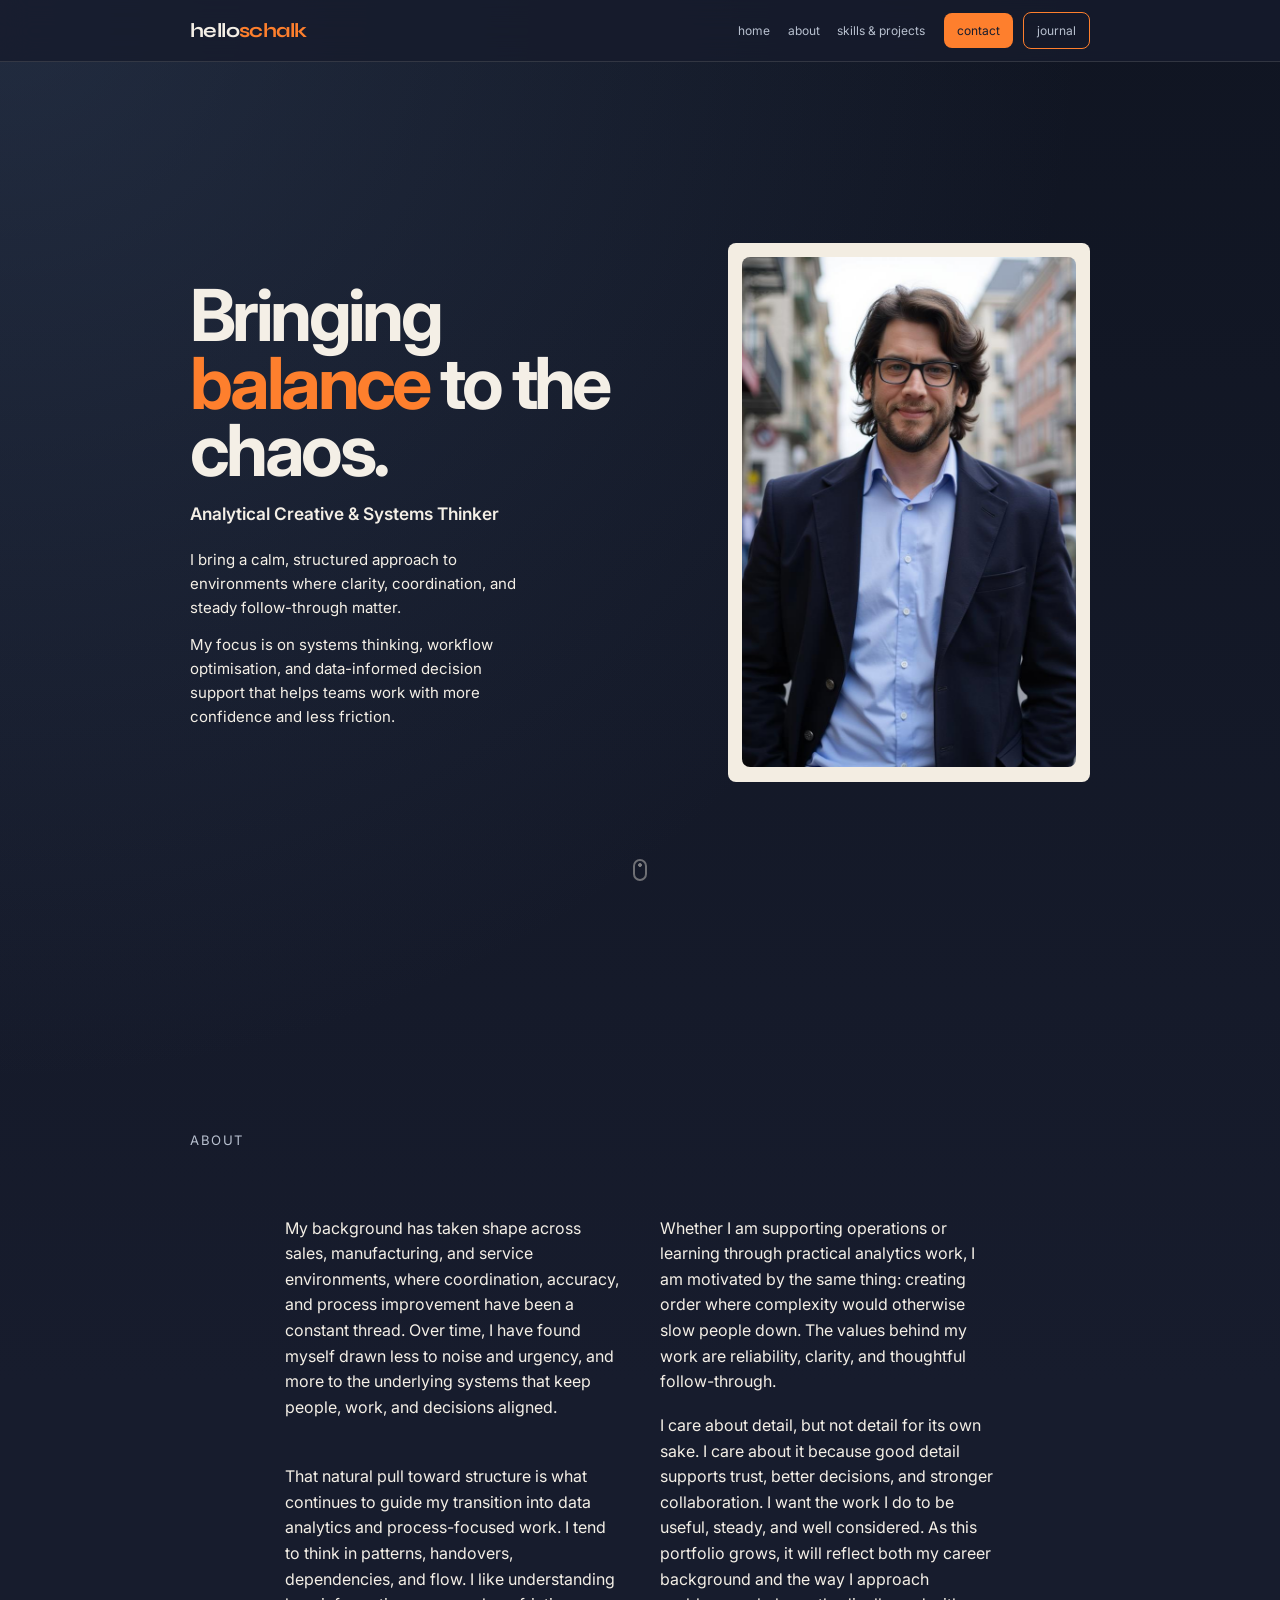
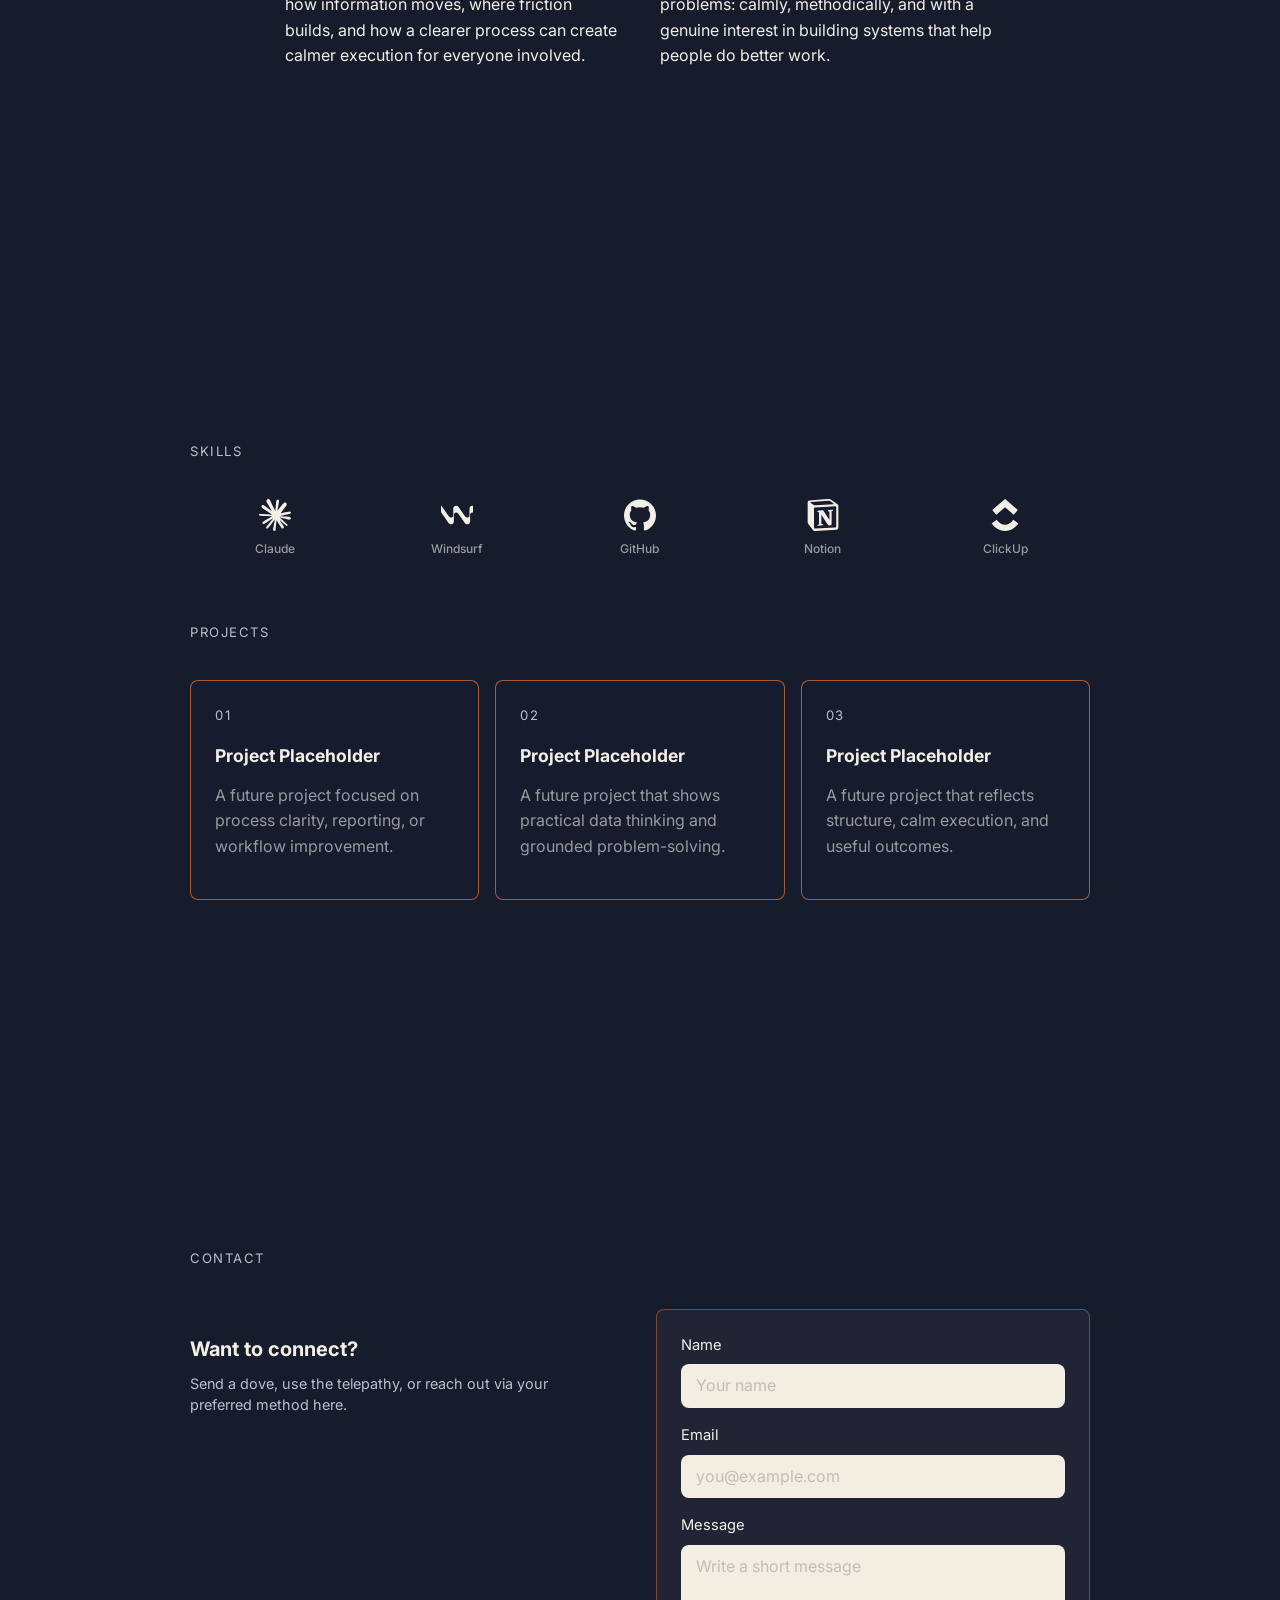
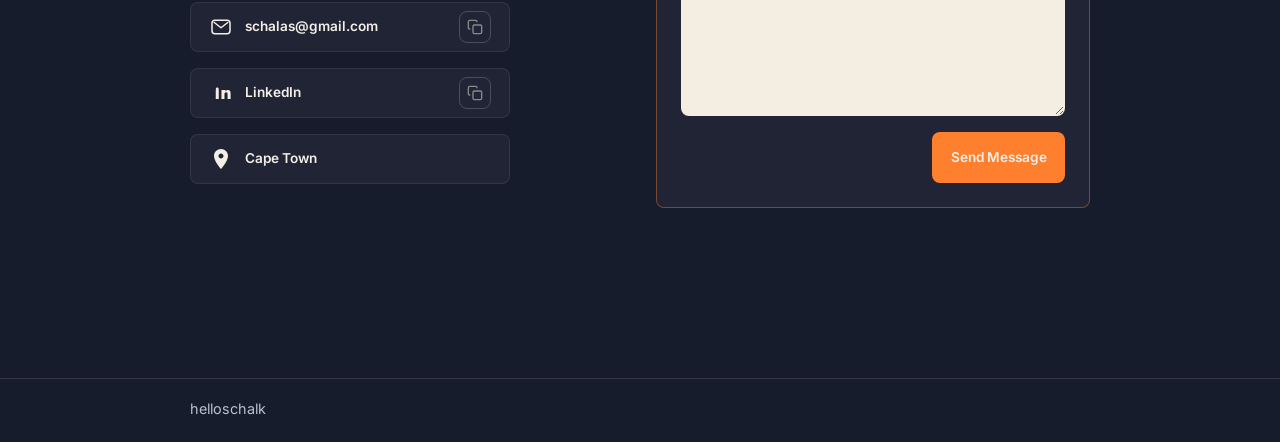
<file: index.html>
<!DOCTYPE html>
<html lang="en">
<head>
  <meta charset="UTF-8">
  <link rel="preconnect" href="https://fonts.googleapis.com">
  <link rel="preconnect" href="https://fonts.gstatic.com" crossorigin>
  <link href="https://fonts.googleapis.com/css2?family=Inter:wght@400;500;600;700;800&family=Syne:wght@600;700;800&display=swap" rel="stylesheet">
  <meta name="viewport" content="width=device-width, initial-scale=1.0">
  <meta
    name="description"
    content="helloschalk portfolio for Schalk Burger van Wyk, focused on operations, systems thinking, and a transition into data analytics."
  >
  <title>helloschalk</title>
  <meta property="og:title" content="helloschalk">
  <meta property="og:description" content="Portfolio for Schalk Burger van Wyk, focused on operations, systems thinking, and a transition into data analytics.">
  <meta property="og:type" content="website">
  <meta property="og:url" content="https://helloschalk.com">
  <link rel="stylesheet" href="styles.css">
</head>
<body data-page="home">
  <header class="site-header">
    <div class="container nav-wrap">
      <a class="brand" href="index.html" aria-label="helloschalk home">
        <span class="brand-wordmark"><span class="brand-hello">hello</span><span class="brand-schalk">schalk</span></span>
      </a>

      <div class="nav-side">
        <button class="mobile-menu-toggle" aria-label="Toggle menu">
          <span class="hamburger"></span>
        </button>
        <nav class="site-nav" aria-label="Primary">
          <a href="index.html">home</a>
          <a data-scroll-link href="#about">about</a>
          <a data-scroll-link href="#skills">skills & projects</a>
        </nav>
        <div class="nav-actions">
          <a class="nav-button" data-scroll-link href="#contact">contact</a>
          <a class="nav-button nav-button-stroke" href="journal.html">journal</a>
        </div>
      </div>
    </div>
  </header>

  <main id="top">
    <section class="hero">
      <div class="container hero-grid">
        <div class="hero-copy">
          <h1>Bringing <span class="text-accent">balance</span> to the chaos.</h1>
          <p class="hero-title">Analytical Creative &amp; Systems Thinker</p>
          <div class="hero-body">
            <p>
              I bring a calm, structured approach to environments where clarity, coordination, and steady follow-through matter.
            </p>
            <p>
              My focus is on systems thinking, workflow optimisation, and data-informed decision support that helps teams work with more confidence and less friction.
            </p>
          </div>
        </div>

        <div class="hero-photo">
          <img
            src="assets/profile.jpeg"
            alt="Portrait of Schalk Burger van Wyk"
            width="420"
            height="510"
          >
        </div>
      </div>
      <div class="scroll-indicator">
        <svg class="mouse-icon" width="24" height="24" viewBox="0 0 24 24" fill="none" xmlns="http://www.w3.org/2000/svg">
          <rect x="6" y="2" width="12" height="20" rx="6" stroke="currentColor" stroke-width="2"/>
          <circle class="mouse-wheel" cx="12" cy="7" r="1.5" fill="currentColor"/>
        </svg>
      </div>
    </section>

    <section class="section about-section" id="about">
      <div class="container section-shell">
        <div class="section-head section-head-inline">
          <p class="section-label">About</p>
        </div>
        <div class="about-copy">
          <div class="about-column">
            <p>
              My background has taken shape across sales, manufacturing, and service environments, where coordination, accuracy, and process improvement have been a constant thread. Over time, I have found myself drawn less to noise and urgency, and more to the underlying systems that keep people, work, and decisions aligned.
            </p>
            <p>
              That natural pull toward structure is what continues to guide my transition into data analytics and process-focused work. I tend to think in patterns, handovers, dependencies, and flow. I like understanding how information moves, where friction builds, and how a clearer process can create calmer execution for everyone involved.
            </p>
          </div>
          <div class="about-column">
            <p>
              Whether I am supporting operations or learning through practical analytics work, I am motivated by the same thing: creating order where complexity would otherwise slow people down. The values behind my work are reliability, clarity, and thoughtful follow-through.
            </p>
            <p>
              I care about detail, but not detail for its own sake. I care about it because good detail supports trust, better decisions, and stronger collaboration. I want the work I do to be useful, steady, and well considered. As this portfolio grows, it will reflect both my career background and the way I approach problems: calmly, methodically, and with a genuine interest in building systems that help people do better work.
            </p>
          </div>
        </div>
      </div>
    </section>

    <section class="section section-combined" id="skills">
      <div class="container section-shell combined-shell">
        <div class="combined-block" id="skills">
          <div class="section-head">
            <p class="section-label">Skills</p>
          </div>
          <div class="tools-grid" aria-label="Tool stack">
            <div class="tool-item">
              <svg class="tool-icon" role="img" viewBox="0 0 24 24" xmlns="http://www.w3.org/2000/svg" width="32" height="32"><path d="m4.7144 15.9555 4.7174-2.6471.079-.2307-.079-.1275h-.2307l-.7893-.0486-2.6956-.0729-2.3375-.0971-2.2646-.1214-.5707-.1215-.5343-.7042.0546-.3522.4797-.3218.686.0608 1.5179.1032 2.2767.1578 1.6514.0972 2.4468.255h.3886l.0546-.1579-.1336-.0971-.1032-.0972L6.973 9.8356l-2.55-1.6879-1.3356-.9714-.7225-.4918-.3643-.4614-.1578-1.0078.6557-.7225.8803.0607.2246.0607.8925.686 1.9064 1.4754 2.4893 1.8336.3643.3035.1457-.1032.0182-.0728-.164-.2733-1.3539-2.4467-1.445-2.4893-.6435-1.032-.17-.6194c-.0607-.255-.1032-.4674-.1032-.7285L6.287.1335 6.6997 0l.9957.1336.419.3642.6192 1.4147 1.0018 2.2282 1.5543 3.0296.4553.8985.2429.8318.091.255h.1579v-.1457l.1275-1.706.2368-2.0947.2307-2.6957.0789-.7589.3764-.9107.7468-.4918.5828.2793.4797.686-.0668.4433-.2853 1.8517-.5586 2.9021-.3643 1.9429h.2125l.2429-.2429.9835-1.3053 1.6514-2.0643.7286-.8196.85-.9046.5464-.4311h1.0321l.759 1.1293-.34 1.1657-1.0625 1.3478-.8804 1.1414-1.2628 1.7-.7893 1.36.0729.1093.1882-.0183 2.8535-.607 1.5421-.2794 1.8396-.3157.8318.3886.091.3946-.3278.8075-1.967.4857-2.3072.4614-3.4364.8136-.0425.0304.0486.0607 1.5482.1457.6618.0364h1.621l3.0175.2247.7892.522.4736.6376-.079.4857-1.2142.6193-1.6393-.3886-3.825-.9107-1.3113-.3279h-.1822v.1093l1.0929 1.0686 2.0035 1.8092 2.5075 2.3314.1275.5768-.3218.4554-.34-.0486-2.2039-1.6575-.85-.7468-1.9246-1.621h-.1275v.17l.4432.6496 2.3436 3.5214.1214 1.0807-.17.3521-.6071.2125-.6679-.1214-1.3721-1.9246L14.38 17.959l-1.1414-1.9428-.1397.079-.674 7.2552-.3156.3703-.7286.2793-.6071-.4614-.3218-.7468.3218-1.4753.3886-1.9246.3157-1.53.2853-1.9004.17-.6314-.0121-.0425-.1397.0182-1.4328 1.9672-2.1796 2.9446-1.7243 1.8456-.4128.164-.7164-.3704.0667-.6618.4008-.5889 2.386-3.0357 1.4389-1.882.929-1.0868-.0062-.1579h-.0546l-6.3385 4.1164-1.1293.1457-.4857-.4554.0608-.7467.2307-.2429 1.9064-1.3114Z"/></svg>
              <span>Claude</span>
            </div>
            <div class="tool-item">
              <svg class="tool-icon" role="img" viewBox="0 0 24 24" xmlns="http://www.w3.org/2000/svg" width="32" height="32"><path d="M23.55 5.067c-1.2038-.002-2.1806.973-2.1806 2.1765v4.8676c0 .972-.8035 1.7594-1.7597 1.7594-.568 0-1.1352-.286-1.4718-.7659l-4.9713-7.1003c-.4125-.5896-1.0837-.941-1.8103-.941-1.1334 0-2.1533.9635-2.1533 2.153v4.8957c0 .972-.7969 1.7594-1.7596 1.7594-.57 0-1.1363-.286-1.4728-.7658L.4076 5.1598C.2822 4.9798 0 5.0688 0 5.2882v4.2452c0 .2147.0656.4228.1884.599l5.4748 7.8183c.3234.462.8006.8052 1.3509.9298 1.3771.313 2.6446-.747 2.6446-2.0977v-4.893c0-.972.7875-1.7593 1.7596-1.7593h.003a1.798 1.798 0 0 1 1.4718.7658l4.9723 7.0994c.4135.5905 1.05.941 1.8093.941 1.1587 0 2.1515-.9645 2.1515-2.153v-4.8948c0-.972.7875-1.7594 1.7596-1.7594h.194a.22.22 0 0 0 .2204-.2202v-4.622a.22.22 0 0 0-.2203-.2203Z"/></svg>
              <span>Windsurf</span>
            </div>
            <div class="tool-item">
              <svg class="tool-icon" role="img" viewBox="0 0 24 24" xmlns="http://www.w3.org/2000/svg" width="32" height="32"><path d="M12 .297c-6.63 0-12 5.373-12 12 0 5.303 3.438 9.8 8.205 11.385.6.113.82-.258.82-.577 0-.285-.01-1.04-.015-2.04-3.338.724-4.042-1.61-4.042-1.61C4.422 18.07 3.633 17.7 3.633 17.7c-1.087-.744.084-.729.084-.729 1.205.084 1.838 1.236 1.838 1.236 1.07 1.835 2.809 1.305 3.495.998.108-.776.417-1.305.76-1.605-2.665-.3-5.466-1.332-5.466-5.93 0-1.31.465-2.38 1.235-3.22-.135-.303-.54-1.523.105-3.176 0 0 1.005-.322 3.3 1.23.96-.267 1.98-.399 3-.405 1.02.006 2.04.138 3 .405 2.28-1.552 3.285-1.23 3.285-1.23.645 1.653.24 2.873.12 3.176.765.84 1.23 1.91 1.23 3.22 0 4.61-2.805 5.625-5.475 5.92.42.36.81 1.096.81 2.22 0 1.606-.015 2.896-.015 3.286 0 .315.21.69.825.57C20.565 22.092 24 17.592 24 12.297c0-6.627-5.373-12-12-12"/></svg>
              <span>GitHub</span>
            </div>
            <div class="tool-item">
              <svg class="tool-icon" role="img" viewBox="0 0 24 24" xmlns="http://www.w3.org/2000/svg" width="32" height="32"><path d="M4.459 4.208c.746.606 1.026.56 2.428.466l13.215-.793c.28 0 .047-.28-.046-.326L17.86 1.968c-.42-.326-.981-.7-2.055-.607L3.01 2.295c-.466.046-.56.28-.374.466zm.793 3.08v13.904c0 .747.373 1.027 1.214.98l14.523-.84c.841-.046.935-.56.935-1.167V6.354c0-.606-.233-.933-.748-.887l-15.177.887c-.56.047-.747.327-.747.933zm14.337.745c.093.42 0 .84-.42.888l-.7.14v10.264c-.608.327-1.168.514-1.635.514-.748 0-.935-.234-1.495-.933l-4.577-7.186v6.952L12.21 19s0 .84-1.168.84l-3.222.186c-.093-.186 0-.653.327-.746l.84-.233V9.854L7.822 9.76c-.094-.42.14-1.026.793-1.073l3.456-.233 4.764 7.279v-6.44l-1.215-.139c-.093-.514.28-.887.747-.933zM1.936 1.035l13.31-.98c1.634-.14 2.055-.047 3.082.7l4.249 2.986c.7.513.934.653.934 1.213v16.378c0 1.026-.373 1.634-1.68 1.726l-15.458.934c-.98.047-1.448-.093-1.962-.747l-3.129-4.06c-.56-.747-.793-1.306-.793-1.96V2.667c0-.839.374-1.54 1.447-1.632z"/></svg>
              <span>Notion</span>
            </div>
            <div class="tool-item">
              <svg class="tool-icon tool-icon--clickup" role="img" viewBox="0 0 24 24" xmlns="http://www.w3.org/2000/svg" width="32" height="32"><path d="M2 18.439l3.69-2.828c1.961 2.56 4.044 3.739 6.363 3.739 2.307 0 4.33-1.166 6.203-3.704L22 18.405C19.298 22.065 15.941 24 12.053 24 8.178 24 4.788 22.078 2 18.439zM12.04 6.15l-6.568 5.66-3.036-3.52L12.055 0l9.543 8.296-3.05 3.509z"/></svg>
              <span>ClickUp</span>
            </div>
          </div>
        </div>

        <div class="combined-block" id="projects">
          <div class="section-head">
            <p class="section-label">Projects</p>
          </div>
          <div class="project-grid">
            <article class="project-card">
              <p class="project-index">01</p>
              <h3>Project Placeholder</h3>
              <p>A future project focused on process clarity, reporting, or workflow improvement.</p>
            </article>
            <article class="project-card">
              <p class="project-index">02</p>
              <h3>Project Placeholder</h3>
              <p>A future project that shows practical data thinking and grounded problem-solving.</p>
            </article>
            <article class="project-card">
              <p class="project-index">03</p>
              <h3>Project Placeholder</h3>
              <p>A future project that reflects structure, calm execution, and useful outcomes.</p>
            </article>
          </div>
        </div>
      </div>
    </section>

    <section class="section contact-section" id="contact">
      <div class="container section-shell">
        <div class="section-head">
          <p class="section-label">Contact</p>
        </div>

        <div class="contact-layout">
          <div class="contact-intro">
            <div class="contact-intro-text">
              <h3>Want to connect?</h3>
              <p>Send a dove, use the telepathy, or reach out via your<br>preferred method here.</p>
            </div>
            <div class="contact-social">
              <a href="mailto:schalas@gmail.com" class="contact-social-link" aria-label="Email">
                <img src="assets/icon-email.svg" alt="Email icon">
                <span>schalas@gmail.com</span>
                <button class="copy-btn" data-copy="schalas@gmail.com" aria-label="Copy email">
                  <svg width="16" height="16" viewBox="0 0 24 24" fill="none" stroke="currentColor" stroke-width="2">
                    <rect x="9" y="9" width="13" height="13" rx="2" ry="2"></rect>
                    <path d="M5 15H4a2 2 0 0 1-2-2V4a2 2 0 0 1 2-2h9a2 2 0 0 1 2 2v1"></path>
                  </svg>
                </button>
              </a>
              <a href="https://www.linkedin.com/in/helloschalk-99185256/" target="_blank" rel="noreferrer" class="contact-social-link" aria-label="LinkedIn">
                <img src="assets/icon-linkedin.svg" alt="LinkedIn icon">
                <span>LinkedIn</span>
                <button class="copy-btn" data-copy="https://www.linkedin.com/in/helloschalk-99185256/" aria-label="Copy LinkedIn URL">
                  <svg width="16" height="16" viewBox="0 0 24 24" fill="none" stroke="currentColor" stroke-width="2">
                    <rect x="9" y="9" width="13" height="13" rx="2" ry="2"></rect>
                    <path d="M5 15H4a2 2 0 0 1-2-2V4a2 2 0 0 1 2-2h9a2 2 0 0 1 2 2v1"></path>
                  </svg>
                </button>
              </a>
              <div class="contact-social-link" aria-label="Location">
                <svg width="24" height="24" viewBox="0 0 24 24" fill="currentColor">
                  <path d="M12 2C8.13 2 5 5.13 5 9c0 5.25 7 13 7 13s7-7.75 7-13c0-3.87-3.13-7-7-7zm0 9.5c-1.38 0-2.5-1.12-2.5-2.5s1.12-2.5 2.5-2.5 2.5 1.12 2.5 2.5-1.12 2.5-2.5 2.5z"/>
                </svg>
                <span>Cape Town</span>
              </div>
            </div>
          </div>
          <form id="contact-form" class="contact-form" action="https://formspree.io/f/mzdynlkw" method="POST">
            <input type="hidden" name="_subject" value="New message from helloschalk">
            <label>
              <span>Name</span>
              <input type="text" name="name" placeholder="Your name">
            </label>
            <label>
              <span>Email</span>
              <input type="email" name="email" placeholder="you@example.com">
            </label>
            <label>
              <span>Message</span>
              <textarea name="message" rows="6" placeholder="Write a short message"></textarea>
            </label>
            <div class="form-actions">
              <button type="submit">Send Message</button>
            </div>
          </form>
          <div id="form-success">
            <p>Thank you. I will be in touch soon.</p>
          </div>
        </div>
      </div>
    </section>
  </main>

  <footer class="site-footer">
    <div class="container footer-wrap">
      <p>helloschalk</p>
    </div>
  </footer>

  <script src="script.js"></script>
</body>
</html>
</file>
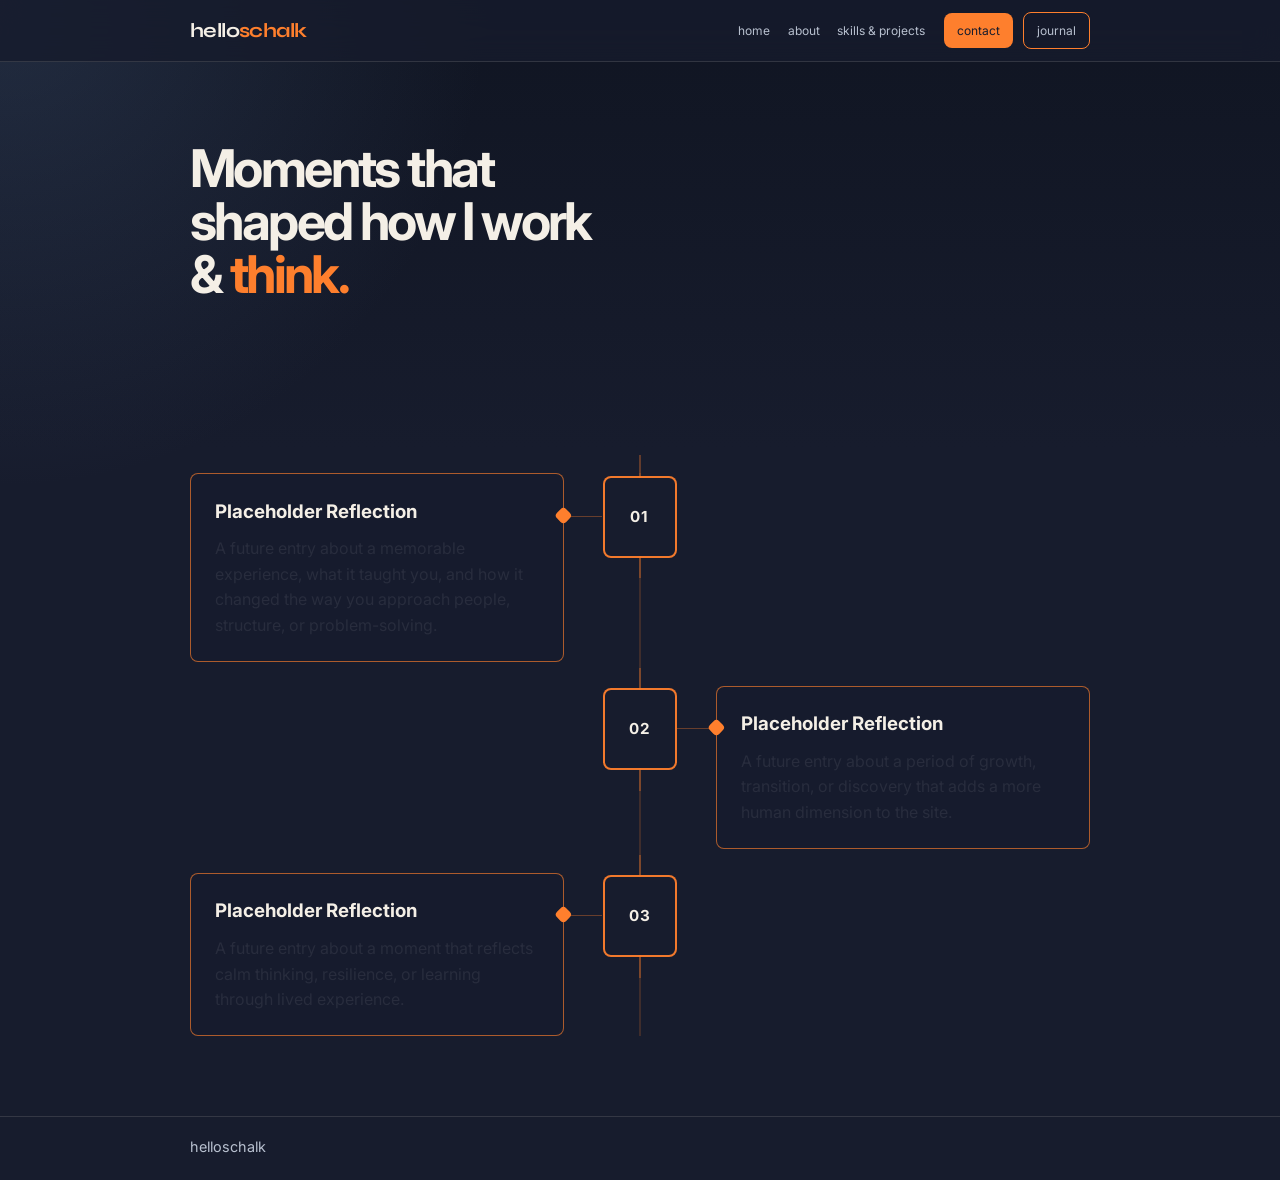
<file: journal.html>
<!DOCTYPE html>
<html lang="en">
<head>
  <meta charset="UTF-8">
  <meta name="viewport" content="width=device-width, initial-scale=1.0">
  <meta
    name="description"
    content="Journal page for helloschalk, presented as a selective timeline of memorable experiences and reflections."
  >
  <title>Journal | helloschalk</title>
  <meta property="og:title" content="Journal | helloschalk">
  <meta property="og:description" content="Journal page for helloschalk, presented as a selective timeline of memorable experiences and reflections.">
  <meta property="og:type" content="website">
  <meta property="og:url" content="https://helloschalk.com/journal">
  <link rel="preconnect" href="https://fonts.googleapis.com">
  <link rel="preconnect" href="https://fonts.gstatic.com" crossorigin>
  <link href="https://fonts.googleapis.com/css2?family=Inter:wght@400;500;600;700;800&family=Syne:wght@600;700;800&display=swap" rel="stylesheet">
  <link rel="stylesheet" href="styles.css">
</head>
<body data-page="journal">
  <header class="site-header">
    <div class="container nav-wrap">
      <a class="brand" href="index.html" aria-label="helloschalk home">
        <span class="brand-wordmark"><span class="brand-hello">hello</span><span class="brand-schalk">schalk</span></span>
      </a>

      <div class="nav-side">
        <button class="mobile-menu-toggle" aria-label="Toggle menu">
          <span class="hamburger"></span>
        </button>
        <nav class="site-nav" aria-label="Primary">
          <a href="index.html">home</a>
          <a href="index.html#about">about</a>
          <a href="index.html#skills">skills &amp; projects</a>
        </nav>
        <div class="nav-actions">
          <a class="nav-button" href="index.html#contact">contact</a>
          <a class="nav-button nav-button-stroke" href="journal.html">journal</a>
        </div>
      </div>
    </div>
  </header>

  <main>
    <section class="hero journal-hero">
      <div class="container section-shell">
        <div class="section-head">
          <h1>Moments that shaped how I work & <span class="text-accent">think.</span></h1>
        </div>

        <div class="timeline">
          <article class="timeline-item">
            <div class="timeline-card timeline-card-left">
              <h3>Placeholder Reflection</h3>
              <p>A future entry about a memorable experience, what it taught you, and how it changed the way you approach people, structure, or problem-solving.</p>
            </div>
            <p class="timeline-date">01</p>
            <div class="timeline-spacer" aria-hidden="true"></div>
          </article>

          <article class="timeline-item">
            <div class="timeline-spacer" aria-hidden="true"></div>
            <p class="timeline-date">02</p>
            <div class="timeline-card timeline-card-right">
              <h3>Placeholder Reflection</h3>
              <p>A future entry about a period of growth, transition, or discovery that adds a more human dimension to the site.</p>
            </div>
          </article>

          <article class="timeline-item">
            <div class="timeline-card timeline-card-left">
              <h3>Placeholder Reflection</h3>
              <p>A future entry about a moment that reflects calm thinking, resilience, or learning through lived experience.</p>
            </div>
            <p class="timeline-date">03</p>
            <div class="timeline-spacer" aria-hidden="true"></div>
          </article>
        </div>
      </div>
    </section>
  </main>

  <footer class="site-footer">
    <div class="container footer-wrap">
      <p>helloschalk</p>
    </div>
  </footer>

  <script src="script.js"></script>
</body>
</html>
</file>
<file: styles.css>
:root {
  --bg: #171c2d;
  --surface: rgba(244, 239, 230, 0.92);
  --surface-solid: #f3ede2;
  --surface-muted: rgba(243, 237, 226, 0.08);
  --text: #f4efe6;
  --muted: #b8c0cf;
  --ink-muted: #5b6272;
  --line: rgba(226, 217, 202, 0.22);
  --accent: #fe7f2d;
  --accent-strong: #ff954d;
  --bg-dark: #101522;
  --skill-hex: #7b68ee;
  --accent-soft: rgba(254, 127, 45, 0.12);
  --max-width: 900px;
}

*,
*::before,
*::after {
  box-sizing: border-box;
}

html {
  scroll-behavior: smooth;
}

body {
  margin: 0;
  font-family: "Inter", ui-sans-serif, system-ui, sans-serif;
  color: var(--text);
  background:
    radial-gradient(circle at top left, rgba(67, 87, 120, 0.34), transparent 28%),
    linear-gradient(180deg, var(--bg-dark) 0%, var(--bg) 38%, var(--bg) 100%);
  line-height: 1.6;
}

img {
  display: block;
  max-width: 100%;
}

a {
  color: inherit;
  text-decoration: none;
}

p,
h1,
h2,
h3 {
  margin-top: 0;
}

.container {
  width: min(100% - 2rem, var(--max-width));
  margin: 0 auto;
}

.site-header {
  position: sticky;
  top: 0;
  z-index: 20;
  background: rgba(23, 28, 45, 0.82);
  border-bottom: 1px solid rgba(226, 217, 202, 0.14);
  backdrop-filter: blur(14px);
}

.nav-wrap {
  display: flex;
  align-items: center;
  justify-content: space-between;
  gap: 1.5rem;
  padding: 12px 0;
}

.brand {
  display: inline-flex;
  align-items: center;
}

.brand-wordmark {
  font-family: "Syne", sans-serif;
  font-size: 1.25rem;
  font-weight: 700;
  letter-spacing: -0.03em;
}

.brand-hello {
  color: var(--text);
}

.brand-schalk {
  color: var(--accent);
}

.nav-side {
  display: flex;
  align-items: center;
  gap: 1.2rem;
}

.site-nav {
  display: flex;
  align-items: center;
  gap: 1.1rem;
  color: var(--muted);
  font-size: 12px;
}

.site-nav a:hover,
.site-nav a:focus-visible {
  color: var(--text);
}

.nav-actions {
  display: flex;
  align-items: center;
  gap: 0.65rem;
}

.mobile-menu-toggle {
  display: none;
  flex-direction: column;
  justify-content: center;
  align-items: center;
  width: 32px;
  height: 32px;
  padding: 0;
  background: transparent;
  border: none;
  cursor: pointer;
}

.hamburger {
  display: block;
  width: 20px;
  height: 2px;
  background: var(--text);
  position: relative;
}

.hamburger::before,
.hamburger::after {
  content: '';
  position: absolute;
  width: 20px;
  height: 2px;
  background: var(--text);
  left: 0;
}

.hamburger::before {
  top: -6px;
}

.hamburger::after {
  top: 6px;
}

.nav-button {
  padding: 0.5rem 0.8rem;
  background: var(--accent);
  color: var(--bg);
  border-radius: 8px;
  font-size: 12px;
}

.nav-button:hover,
.nav-button:focus-visible {
  color: var(--bg-dark);
  background: var(--accent-strong);
}

.nav-button-stroke {
  background: transparent;
  color: var(--muted);
  border: 1px solid var(--accent);
}

.nav-button-stroke:hover,
.nav-button-stroke:focus-visible {
  background: rgba(254, 127, 45, 0.1);
  color: var(--text);
}

.hero {
  min-height: 100vh;
  padding: 80px 0;
  position: relative;
  display: flex;
  align-items: center;
}

.hero-grid {
  display: grid;
  grid-template-columns: minmax(0, 1.15fr) minmax(320px, 0.85fr);
  gap: 3rem;
  align-items: center;
}

h1 {
  max-width: 10ch;
  margin-bottom: 1rem;
  font-size: clamp(2.5rem, 5.6vw, 4.65rem);
  line-height: 0.94;
  letter-spacing: -0.05em;
}

.hero-title {
  margin-bottom: 1.25rem;
  font-size: 1.08rem;
  font-weight: 600;
  color: var(--text);
}

.hero-body {
  max-width: 70%;
}

.hero-body p {
  margin-bottom: 0.8rem;
  color: var(--text);
  font-size: 0.94rem;
}

.hero-photo {
  position: relative;
  justify-self: end;
  width: min(100%, 420px);
  padding: 0.9rem;
  background: var(--surface-solid);
  border: none;
  border-radius: 8px;
}


.hero-photo img {
  aspect-ratio: 4 / 5;
  object-fit: cover;
  border-radius: 8px;
}

.section {
  min-height: 100vh;
  padding: 0;
  display: flex;
  align-items: center;
}

.section-shell {
  display: grid;
  gap: 1.75rem;
}

.section-head {
  max-width: 42rem;
}

.section-head-inline {
  max-width: none;
}

.section-label {
  margin-bottom: 0.7rem;
  color: var(--muted);
  font-size: 0.82rem;
  letter-spacing: 0.12em;
  text-transform: uppercase;
}

h2 {
  margin-bottom: 0;
  font-size: clamp(1.6rem, 3vw, 2.35rem);
  line-height: 1.1;
  letter-spacing: -0.04em;
}

.text-accent {
  color: var(--accent);
}

.about-copy,
.project-card,
.contact-form {
  max-width: 56rem;
}

.about-copy {
  max-width: 48rem;
  margin: 0 auto;
  display: grid;
  grid-template-columns: repeat(2, minmax(0, 1fr));
  gap: 2.5rem;
  align-items: stretch;
  color: var(--text);
  padding: 1.6rem 1.8rem;
}

.about-section {
  background: transparent;
  border-top: 0;
  border-bottom: 0;
  min-height: 100vh;
  display: flex;
  align-items: center;
}

.about-column {
  display: flex;
  flex-direction: column;
  justify-content: space-between;
  height: 100%;
}

.about-copy p {
  margin-bottom: 1.15rem;
}

.about-column p:last-child {
  margin-bottom: 0;
}

.tools-grid {
  display: flex;
  flex-wrap: wrap;
  gap: 32px;
  justify-content: center;
  align-items: flex-start;
}

.tool-item {
  display: flex;
  flex-direction: column;
  align-items: center;
  gap: 8px;
}

.tool-item span {
  font-size: 0.75rem;
  color: rgba(244,239,230,0.6);
  font-weight: 500;
}

.tool-icon {
  fill: var(--text);
  width: 32px;
  height: 32px;
}

.tool-icon.tool-icon--clickup {
  fill: var(--text);
}

.section-combined {
  position: relative;
  min-height: calc(100vh - 84px);
  display: flex;
  align-items: center;
  overflow: hidden;
  padding: 80px 0;
  max-width: 900px;
  margin: 0 auto;
}

.combined-shell {
  width: 100%;
  gap: 4rem;
  justify-content: center;
}

.combined-block {
  display: grid;
  gap: 1.6rem;
  width: min(100%, 76rem);
  margin: 0 auto;
}

.combined-block .section-head {
  width: 100%;
  margin: 0;
}

.tools-grid {
  display: grid;
  grid-template-columns: repeat(auto-fit, minmax(98px, 1fr));
  gap: 0.8rem;
}

.project-grid {
  display: grid;
  grid-template-columns: repeat(3, minmax(0, 1fr));
  gap: 1rem;
  align-items: stretch;
}

.project-card {
  min-height: 220px;
  padding: 1.5rem;
  background: rgba(23, 28, 45, 0.2);
  border: 1px solid rgba(254, 127, 45, 0.65);
  border-radius: 8px;
  color: var(--text);
}

.project-index {
  margin-bottom: 1rem;
  color: var(--muted);
  font-size: 0.82rem;
  letter-spacing: 0.12em;
}

.project-card h3 {
  margin-bottom: 0.8rem;
  font-size: 1.1rem;
}

.project-card p:last-child {
  margin-bottom: 0;
  color: rgba(244,239,230,0.6);
}

.contact-layout {
  display: grid;
  grid-template-columns: 1fr 1fr;
  gap: 2rem;
  align-items: start;
}

.contact-intro {
  max-width: 100%;
  text-align: left;
  padding-top: 24px;
  padding-bottom: 24px;
  display: flex;
  flex-direction: column;
  justify-content: space-between;
  min-height: 100%;
}

.contact-intro-text {
  margin-bottom: 1rem;
  margin-top: 0;
}

.contact-intro-text h3 {
  margin-bottom: 0.5rem;
  font-size: 1.25rem;
  color: var(--text);
}

.contact-intro-text p {
  margin: 0;
  font-size: 0.9rem;
  color: rgba(244,239,230,0.7);
  line-height: 1.5;
}

.contact-intro p {
  margin-bottom: 0.35rem;
  color: var(--text);
}

.contact-intro p:last-child {
  color: var(--muted);
}

.contact-social {
  display: flex;
  flex-direction: column;
  gap: 1rem;
  align-items: stretch;
  margin-top: auto;
}

.contact-social-link {
  display: flex;
  align-items: center;
  gap: 0.75rem;
  padding: 0.9rem 1.15rem;
  background: rgba(255,255,255,0.04);
  border: 1px solid rgba(255,255,255,0.08);
  border-radius: 8px;
  color: var(--text);
  text-decoration: none;
  transition: all 0.2s ease;
  width: 100%;
  max-width: 320px;
  font-weight: 600;
  height: 50px;
}

.contact-social-link:hover {
  background: rgba(255,255,255,0.08);
  border-color: rgba(254,127,45,0.4);
}

.contact-social-link img {
  width: 24px;
  height: 24px;
}

.contact-social-link span {
  font-size: 0.85rem;
  flex: 1;
}

.copy-btn {
  width: 32px;
  height: 32px;
  padding: 0;
  color: rgba(244, 239, 230, 0.5);
  background: transparent;
  border: 1px solid rgba(244, 239, 230, 0.2);
  border-radius: 8px;
  cursor: pointer;
  transition: all 0.2s ease;
  display: flex;
  align-items: center;
  justify-content: center;
}

.copy-btn:hover {
  background: rgba(254,127,45,0.15);
}

.copy-btn.copied {
  color: var(--text);
  background: rgba(254,127,45,0.3);
  border-color: var(--accent);
}

.form-row {
  display: grid;
  grid-template-columns: 1fr;
  gap: 0;
}

.contact-form label {
  display: grid;
  gap: 0.45rem;
  margin-bottom: 1rem;
}

.contact-form {
  width: 100%;
  max-width: 460px;
  margin: 0 auto;
  padding: 24px;
  background: rgba(255,255,255,0.04);
  border: 1px solid rgba(254,127,45,0.4);
  border-radius: 8px;
}

.contact-form span {
  font-size: 0.92rem;
}

.contact-form input,
.contact-form textarea {
  width: 100%;
  padding: 0.5rem 0.9rem;
  font: inherit;
  color: var(--bg);
  background: var(--surface-solid);
  border: 1px solid rgba(255,255,255,0.15);
  border-radius: 8px;
}

.contact-form input::placeholder,
.contact-form textarea::placeholder {
  color: rgba(0,0,0,0.2);
}

.contact-form textarea {
  resize: vertical;
  min-height: 48px;
}

.contact-form input:focus,
.contact-form textarea:focus {
  border-color: var(--accent);
  outline: none;
}

.form-actions {
  display: grid;
  justify-content: flex-end;
  margin-top: 1rem;
}

#form-success {
  display: none;
}

.contact-form button {
  flex: 0 0 auto;
  width: 100%;
  padding: 0.9rem 1.15rem;
  font: inherit;
  font-weight: 600;
  font-size: 0.85rem;
  color: var(--text);
  background: var(--accent);
  border: 0;
  border-radius: 8px;
  cursor: pointer;
}

.contact-form button:hover,
.contact-form button:focus-visible {
  background: var(--accent-strong);
}

.timeline {
  position: relative;
  display: grid;
  gap: 1.5rem;
}

.timeline::before {
  content: "";
  position: absolute;
  top: 0;
  bottom: 0;
  left: 50%;
  width: 1px;
  background: rgba(254, 127, 45, 0.35);
  transform: translateX(-50%);
}

.timeline-item {
  display: grid;
  grid-template-columns: minmax(0, 1fr) 120px minmax(0, 1fr);
  gap: 1rem;
  align-items: start;
}

.timeline-date {
  position: relative;
  z-index: 1;
  display: inline-flex;
  align-items: center;
  justify-content: center;
  width: 74px;
  height: 82px;
  margin: 0 auto;
  padding: 0;
  color: var(--text);
  font-size: 0.95rem;
  font-weight: 700;
  letter-spacing: 0.08em;
  text-transform: uppercase;
  background: var(--bg);
  border: 2px solid rgba(254, 127, 45, 0.95);
  border-radius: 8px;
}

.timeline-date::before,
.timeline-date::after {
  content: "";
  position: absolute;
  left: 50%;
  width: 1px;
  background: rgba(254, 127, 45, 0.65);
  transform: translateX(-50%);
}

.timeline-date::before {
  top: -1.4rem;
  height: 1.4rem;
}

.timeline-date::after {
  bottom: -1.4rem;
  height: 1.4rem;
}

.timeline-card {
  position: relative;
  padding: 1.4rem 1.5rem;
  background: rgba(23, 28, 45, 0.2);
  border: 1px solid rgba(254, 127, 45, 0.65);
  border-radius: 8px;
  color: var(--text);
}

.timeline-card-left::before,
.timeline-card-right::before {
  content: "";
  position: absolute;
  top: 2.15rem;
  width: 0.8rem;
  height: 0.8rem;
  background: var(--accent);
  border-radius: 0.25rem;
  transform: rotate(45deg);
}

.timeline-card-left::before {
  right: -0.42rem;
}

.timeline-card-right::before {
  left: -0.42rem;
}

.timeline-card h3 {
  margin-bottom: 0.6rem;
}

.timeline-card p:last-child {
  margin-bottom: 0;
  color: rgba(255,255,255,0.08);
}

.timeline-spacer {
  min-height: 1px;
}

.journal-hero h1 {
  max-width: 12ch;
  font-size: clamp(2rem, 4.2vw, 3.25rem);
  line-height: 1.02;
}

.journal-hero {
  min-height: 92vh;
  display: flex;
  align-items: center;
}

.journal-hero .section-head {
  max-width: 34rem;
}

.journal-hero .timeline {
  margin-top: 8rem;
}

.timeline-card::after {
  content: "";
  position: absolute;
  top: 2.58rem;
  width: 2.45rem;
  border-top: 1px solid rgba(254, 127, 45, 0.35);
}

.timeline-card-left::after {
  right: -2.45rem;
}

.timeline-card-right::after {
  top: 2.58rem;
  left: -3.1rem;
  width: 3.1rem;
}

.timeline-item:nth-child(1) .timeline-date,
.timeline-item:nth-child(2) .timeline-date,
.timeline-item:nth-child(3) .timeline-date {
  margin-top: 0.15rem;
}

@media (max-width: 980px) {
  .hero-grid,
  .project-grid {
    grid-template-columns: 1fr;
  }

  .hero-body {
    max-width: 100%;
  }

  .hero-photo {
    justify-self: start;
    max-width: 360px;
  }

  .about-copy {
    max-width: 100%;
  }


  .section-combined {
    min-height: auto;
    align-items: stretch;
  }

  .combined-shell {
    gap: 3rem;
  }

  .combined-block .section-head {
    width: 100%;
    margin: 0;
  }

}

@media (max-width: 760px) {
  .nav-wrap {
    flex-direction: column;
    align-items: flex-start;
  }

  .nav-side {
    width: 100%;
    justify-content: space-between;
    flex-wrap: wrap;
  }

  .site-nav {
    flex-wrap: wrap;
    gap: 0.8rem 1rem;
  }

  .hero,
  .section {
    padding: 3.4rem 0;
  }

  .about-copy {
    grid-template-columns: 1fr;
  }

  .combined-shell {
    gap: 2.4rem;
  }


  
  .form-row {
    grid-template-columns: 1fr;
  }

  .timeline::before {
    left: 1.25rem;
    transform: none;
  }

  .timeline-item {
    grid-template-columns: 1fr;
    gap: 0.8rem;
  }

  .timeline-date {
    margin: 0 0 0 0;
    justify-self: start;
  }

  .timeline-date::before {
    top: -1rem;
    height: 1rem;
  }

  .timeline-date::after {
    bottom: -1rem;
    height: 1rem;
  }

  .timeline-card-left,
  .timeline-card-right {
    margin-left: 2.5rem;
  }

  .timeline-card-left::before,
  .timeline-card-right::before {
    left: -0.42rem;
    right: auto;
  }

  .timeline-card-left::after,
  .timeline-card-right::after {
    left: -1rem;
    right: auto;
  }

  .timeline-spacer {
    display: none;
  }
}

@media (max-width: 480px) {
  .nav-side {
    position: relative;
  }

  .mobile-menu-toggle {
    display: flex;
    position: absolute;
    right: 0;
    top: 0;
  }

  .site-nav,
  .nav-actions {
    display: none;
  }

  .nav-side.mobile-menu-open .site-nav,
  .nav-side.mobile-menu-open .nav-actions {
    display: flex;
    flex-direction: column;
    position: absolute;
    top: 40px;
    right: 0;
    background: rgba(23, 28, 45, 0.98);
    padding: 1rem;
    border-radius: 8px;
    border: 1px solid rgba(254, 127, 45, 0.3);
    gap: 0.5rem;
    z-index: 1000;
    min-width: 200px;
  }

  .nav-side.mobile-menu-open .site-nav a,
  .nav-side.mobile-menu-open .nav-actions a {
    padding: 0.75rem 1rem;
    background: rgba(255, 255, 255, 0.05);
    border-radius: 6px;
  }

  .hero-grid {
    gap: 2rem;
  }

  .hero-photo {
    max-width: 100%;
  }

  .contact-layout {
    grid-template-columns: 1fr;
    gap: 1.5rem;
  }

  .project-grid {
    grid-template-columns: 1fr;
  }
}

.site-footer {
  border-top: 1px solid rgba(226, 217, 202, 0.14);
  padding: 1.1rem 0 1.4rem;
}

.footer-wrap {
  display: flex;
  align-items: center;
  justify-content: space-between;
  gap: 1rem;
  color: var(--muted);
  font-size: 0.9rem;
}

.footer-wrap p {
  margin: 0;
}

main {
  position: relative;
}

.scroll-indicator {
  display: flex;
  align-items: center;
  justify-content: center;
  position: absolute;
  bottom: 80px;
  left: 50%;
  transform: translateX(-50%);
  color: rgba(244,239,230,0.4);
}

.mouse-icon {
  stroke: rgba(244,239,230,0.4);
}

.mouse-wheel {
  animation: wheel-bounce 2s infinite;
}

@keyframes wheel-bounce {
  0%, 100% { transform: translateY(0); }
  50% { transform: translateY(4px); }
}
</file>
